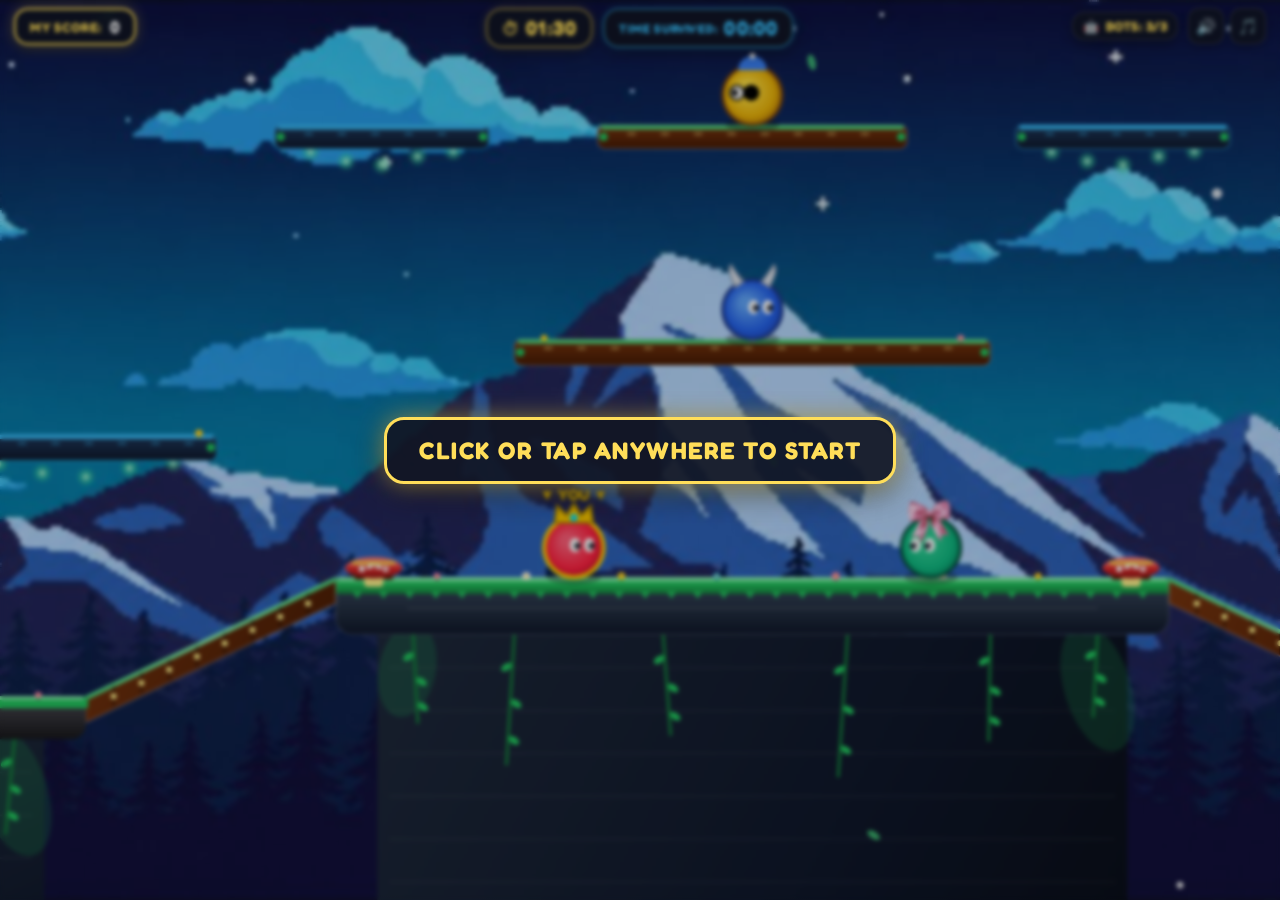
<file: kuchaldo/index.html>
<!DOCTYPE html>
<html lang="en">
<head>
  <meta charset="UTF-8">
  <meta name="viewport" content="width=device-width, initial-scale=1.0, maximum-scale=1.0, user-scalable=no, viewport-fit=cover">
  <title>SQUISH BRAWL - Platform Brawler</title>
  <link rel="stylesheet" href="style.css">
  <link rel="preconnect" href="https://fonts.googleapis.com">
  <link rel="preconnect" href="https://fonts.gstatic.com" crossorigin>
  <link href="https://fonts.googleapis.com/css2?family=Fredoka:wght@600;700;800;900&display=swap" rel="stylesheet">
</head>
<body>
  <div id="game-container">
    <canvas id="game-canvas"></canvas>

    <!-- Top Match HUD (Simplified Layout: MY SCORE, TIME, TIME SURVIVED, Bot Count) -->
    <header id="hud" class="hud-layer">
      <!-- TOP-LEFT: MY SCORE -->
      <div class="hud-left">
        <div class="hud-score-card" id="hud-score-card">
          <span class="hud-score-label">MY SCORE:</span>
          <span class="hud-score-val" id="hud-my-score">0</span>
        </div>
      </div>

      <!-- TOP-CENTER: Match Timer and TIME SURVIVED -->
      <div class="hud-center">
        <div class="hud-timers-row">
          <div class="match-timer-box" id="match-timer-container">
            <span class="timer-icon">⏱</span>
            <span id="match-timer">01:30</span>
          </div>
          <div class="survived-box" id="survived-container">
            <span class="survived-prefix">TIME SURVIVED:</span>
            <span id="hud-time-survived">00:00</span>
          </div>
        </div>
      </div>

      <!-- TOP-RIGHT: Bot Count Indicator & Sound Controls -->
      <div class="hud-right">
        <div class="bots-count-pill" id="bots-count-pill">
          <span class="bots-icon">🤖</span>
          <span id="alive-count">BOTS: 3/3</span>
        </div>

        <div class="hud-buttons-cluster">
          <button id="btn-sound" class="hud-btn" title="Toggle Sound (M)" aria-label="Toggle Sound">🔊</button>
          <button id="btn-music" class="hud-btn" title="Toggle Music (B)" aria-label="Toggle Music">🎵</button>
        </div>
      </div>
    </header>

    <!-- Center Announcer & Overlay Banner -->
    <div id="announcer-overlay" class="announcer-overlay hidden">
      <div id="announcer-text" class="announcer-text">3</div>
    </div>

    <!-- Temporary Kill Notification (Appears for ~1 second after player kill, then fades away) -->
    <div id="kill-notification" class="kill-notification hidden">
      <span id="kill-text" class="kill-text">1 KILL</span>
    </div>

    <!-- Match Over Modal (Score Breakdown & Final Result) -->
    <div id="game-over-modal" class="modal-layer hidden">
      <div class="modal-card">
        <div class="trophy-badge" id="modal-trophy">👑</div>

        <!-- Score Breakdown Lines (Fist Score, Squeeze Score, Kill Score, Total Score) -->
        <div class="score-breakdown-card" id="modal-breakdown">
          <div class="breakdown-line">
            <span class="breakdown-label">FIST SCORE</span>
            <span class="breakdown-sep">=</span>
            <span class="breakdown-val" id="modal-fist-score">0</span>
          </div>
          <div class="breakdown-line">
            <span class="breakdown-label">SQUEEZE SCORE</span>
            <span class="breakdown-sep">=</span>
            <span class="breakdown-val" id="modal-squeeze-score">0</span>
          </div>
          <div class="breakdown-line">
            <span class="breakdown-label">KILL SCORE</span>
            <span class="breakdown-sep">=</span>
            <span class="breakdown-val" id="modal-kill-score">0</span>
          </div>
          <div class="breakdown-divider"></div>
          <div class="breakdown-line total-line">
            <span class="breakdown-label">TOTAL SCORE</span>
            <span class="breakdown-sep">=</span>
            <span class="breakdown-val" id="modal-total-score">0</span>
          </div>
        </div>

        <!-- Final Result: Displayed AFTER score breakdown -->
        <h1 id="modal-title" class="modal-title">YOU WIN</h1>
        <p id="modal-subtitle" class="modal-subtitle"></p>
        <div class="survival-pill" id="modal-survival">TIME SURVIVED: 0s</div>
      </div>
    </div>

    <!-- Click / Tap Anywhere to Start Overlay (No starting menu) -->
    <div id="tap-to-start-hint" class="tap-to-start-overlay">
      <div class="start-prompt-pulse">CLICK OR TAP ANYWHERE TO START</div>
    </div>

    <!-- Mobile Touch Controls Layer (Automatically shown on mobile / touch devices, strictly hidden on PC) -->
    <div id="mobile-controls" class="mobile-controls-layer">
      <!-- Bottom-Left: ◀ LEFT and ▶ RIGHT -->
      <div class="mobile-cluster-left">
        <button id="touch-left" class="touch-btn dpad-btn" data-key="left" aria-label="Left">
          <span class="touch-arrow">◀</span>
          <span class="touch-label">LEFT</span>
        </button>
        <button id="touch-right" class="touch-btn dpad-btn" data-key="right" aria-label="Right">
          <span class="touch-arrow">▶</span>
          <span class="touch-label">RIGHT</span>
        </button>
      </div>

      <!-- Bottom-Right: JUMP and ATTACK -->
      <div class="mobile-cluster-right">
        <button id="touch-jump" class="touch-btn action-circle jump-circle" data-key="jump" aria-label="Jump">
          <span class="touch-icon">⬆️</span>
          <span class="touch-label">JUMP</span>
        </button>
        <button id="touch-attack" class="touch-btn action-circle attack-circle" data-key="attack" aria-label="Punch">
          <span class="touch-icon">🥊</span>
          <span class="touch-label">PUNCH</span>
        </button>
      </div>
    </div>

  </div>

  <!-- Scripts -->
  <script src="audio.js"></script>
  <script src="particles.js"></script>
  <script src="powerups.js"></script>
  <script src="arena.js"></script>
  <script src="characters.js"></script>
  <script src="ai.js"></script>
  <script src="camera.js"></script>
  <script src="input.js"></script>
  <script src="game.js"></script>
</body>
</html>
</file>
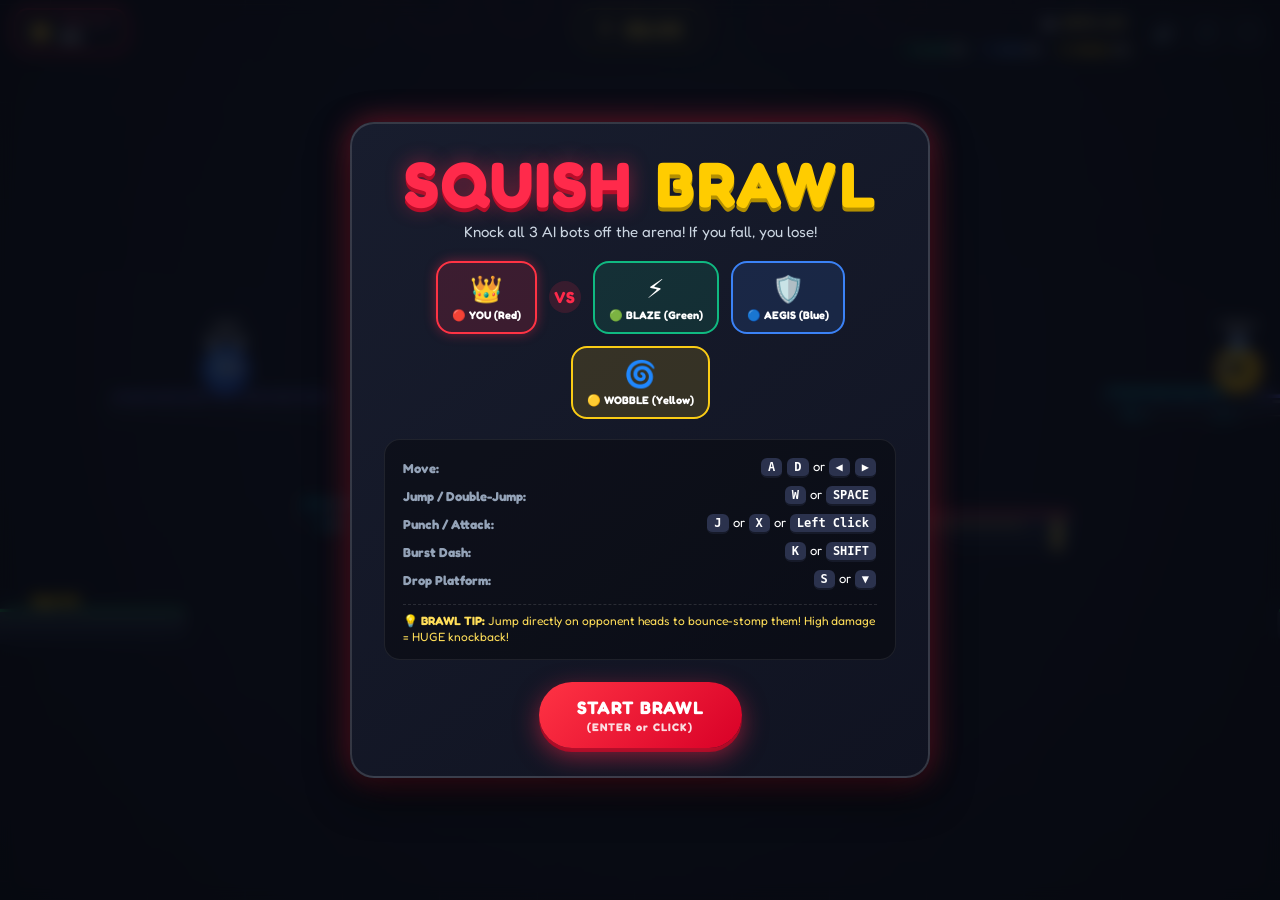
<file: kuchaldo/kuchaldo/index.html>
<!DOCTYPE html>
<html lang="en">
<head>
  <meta charset="UTF-8">
  <meta name="viewport" content="width=device-width, initial-scale=1.0, maximum-scale=1.0, user-scalable=no, viewport-fit=cover">
  <title>SQUISH BRAWL - Platform Brawler</title>
  <link rel="stylesheet" href="style.css">
  <link rel="preconnect" href="https://fonts.googleapis.com">
  <link rel="preconnect" href="https://fonts.gstatic.com" crossorigin>
  <link href="https://fonts.googleapis.com/css2?family=Fredoka:wght@600;700;800;900&display=swap" rel="stylesheet">
</head>
<body>
  <div id="game-container">
    <canvas id="game-canvas"></canvas>

    <!-- Top Match HUD (Responsive 3-Column: Player Left, Timer Center, Bots Right) -->
    <header id="hud" class="hud-layer">
      <!-- TOP-LEFT: Player Information -->
      <div class="hud-left">
        <div class="player-hud-card" id="hud-player-card">
          <div class="hud-avatar">👑</div>
          <div class="hud-details">
            <span class="hud-name">YOU <small>(RED)</small></span>
            <span class="hud-damage" id="hud-player-dmg">0%</span>
          </div>
        </div>
      </div>

      <!-- TOP-CENTER: Large Always-Centered Match Timer -->
      <div class="hud-center">
        <div class="match-timer-box" id="match-timer-container">
          <span class="timer-icon">⏱</span>
          <span id="match-timer">02:00</span>
        </div>
      </div>

      <!-- TOP-RIGHT: Remaining Bots & Quick Settings -->
      <div class="hud-right">
        <div class="bots-hud-box" id="bots-hud-box">
          <div class="bots-count-pill" id="bots-count-pill">
            <span class="bots-icon">🤖</span>
            <span id="alive-count">BOTS: 3/3</span>
          </div>
          <!-- Mini Bot Status Indicators -->
          <div class="bots-status-row" id="bots-status-row">
            <div class="bot-status-item bot-blaze" id="card-dmg-bot_blaze" title="Blaze (Green)">
              <span class="bot-dot dot-green"></span>
              <span class="bot-short">BLAZE</span>
              <span class="bot-pct" id="pct-bot_blaze">0%</span>
            </div>
            <div class="bot-status-item bot-aegis" id="card-dmg-bot_aegis" title="Aegis (Blue)">
              <span class="bot-dot dot-blue"></span>
              <span class="bot-short">AEGIS</span>
              <span class="bot-pct" id="pct-bot_aegis">0%</span>
            </div>
            <div class="bot-status-item bot-wobble" id="card-dmg-bot_wobble" title="Wobble (Yellow)">
              <span class="bot-dot dot-yellow"></span>
              <span class="bot-short">WOBBLE</span>
              <span class="bot-pct" id="pct-bot_wobble">0%</span>
            </div>
          </div>
        </div>

        <div class="hud-buttons-cluster">
          <button id="btn-sound" class="hud-btn" title="Toggle Sound (M)" aria-label="Toggle Sound">🔊</button>
          <button id="btn-music" class="hud-btn" title="Toggle Music (B)" aria-label="Toggle Music">🎵</button>
          <button id="btn-fullscreen" class="hud-btn" title="Fullscreen" aria-label="Toggle Fullscreen">⛶</button>
        </div>
      </div>
    </header>

    <!-- Portrait Mode Orientation Notice (Only shown on mobile touch devices held vertically) -->
    <div id="rotate-device-notice" class="rotate-notice hidden">
      <div class="rotate-notice-pill">
        <span class="rotate-icon">🔄</span>
        <span class="rotate-text">Rotate device to landscape for best view</span>
      </div>
    </div>

    <!-- Center Announcer & Overlay Banner -->
    <div id="announcer-overlay" class="announcer-overlay hidden">
      <div id="announcer-text" class="announcer-text">3</div>
    </div>

    <!-- Match Over Modal -->
    <div id="game-over-modal" class="modal-layer hidden">
      <div class="modal-card">
        <div class="trophy-badge" id="modal-trophy">🏆</div>
        <h1 id="modal-title" class="modal-title">VICTORY!</h1>
        <p id="modal-subtitle" class="modal-subtitle">You out-squished all rivals!</p>

        <div class="stats-grid" id="modal-stats">
          <!-- Populated by JS -->
        </div>

        <div class="modal-actions">
          <button id="btn-restart" class="action-btn restart-btn">
            <span>PLAY AGAIN</span>
            <span class="key-hint">(ENTER or SPACE)</span>
          </button>
        </div>
      </div>
    </div>

    <!-- Start / Title Screen Overlay -->
    <div id="title-screen" class="modal-layer">
      <div class="modal-card title-card">
        <div class="game-logo">
          <span class="logo-red">SQUISH</span>
          <span class="logo-accent">BRAWL</span>
        </div>
        <p class="tagline">Knock all 3 AI bots off the arena! If you fall, you lose!</p>

        <div class="character-preview-row">
          <div class="preview-blob player-blob">
            <div class="blob-crown">👑</div>
            <div class="blob-tag">🔴 YOU (Red)</div>
          </div>
          <div class="vs-badge">VS</div>
          <div class="preview-blob bot-blob-1">
            <div class="blob-horns">⚡</div>
            <div class="blob-tag">🟢 BLAZE (Green)</div>
          </div>
          <div class="preview-blob bot-blob-2">
            <div class="blob-horns">🛡️</div>
            <div class="blob-tag">🔵 AEGIS (Blue)</div>
          </div>
          <div class="preview-blob bot-blob-3">
            <div class="blob-horns">🌀</div>
            <div class="blob-tag">🟡 WOBBLE (Yellow)</div>
          </div>
        </div>

        <div class="instructions-panel">
          <div class="control-row">
            <span class="control-label">Move:</span>
            <span class="control-keys"><kbd>A</kbd> <kbd>D</kbd> or <kbd>◀</kbd> <kbd>▶</kbd></span>
          </div>
          <div class="control-row">
            <span class="control-label">Jump / Double-Jump:</span>
            <span class="control-keys"><kbd>W</kbd> or <kbd>SPACE</kbd></span>
          </div>
          <div class="control-row">
            <span class="control-label">Punch / Attack:</span>
            <span class="control-keys"><kbd>J</kbd> or <kbd>X</kbd> or <kbd>Left Click</kbd></span>
          </div>
          <div class="control-row">
            <span class="control-label">Burst Dash:</span>
            <span class="control-keys"><kbd>K</kbd> or <kbd>SHIFT</kbd></span>
          </div>
          <div class="control-row">
            <span class="control-label">Drop Platform:</span>
            <span class="control-keys"><kbd>S</kbd> or <kbd>▼</kbd></span>
          </div>
          <div class="pro-tip">
            💡 <strong>BRAWL TIP:</strong> Jump directly on opponent heads to bounce-stomp them! High damage = HUGE knockback!
          </div>
        </div>

        <button id="btn-start" class="action-btn start-btn">
          <span>START BRAWL</span>
          <span class="key-hint">(ENTER or CLICK)</span>
        </button>
      </div>
    </div>

    <!-- Mobile Touch Controls Layer (HIDDEN on Desktop, ONLY shown on touch devices) -->
    <div id="mobile-controls" class="mobile-controls-layer hidden">
      <!-- Left D-Pad -->
      <div class="mobile-dpad">
        <button id="touch-left" class="touch-btn dpad-btn" data-key="left" aria-label="Left">
          <svg viewBox="0 0 24 24"><path d="M15.41 7.41L14 6l-6 6 6 6 1.41-1.41L10.83 12z"/></svg>
        </button>
        <button id="touch-down" class="touch-btn dpad-btn dpad-down" data-key="down" aria-label="Drop Down">
          <svg viewBox="0 0 24 24"><path d="M7.41 8.59L12 13.17l4.59-4.58L18 10l-6 6-6-6 1.41-1.41z"/></svg>
        </button>
        <button id="touch-right" class="touch-btn dpad-btn" data-key="right" aria-label="Right">
          <svg viewBox="0 0 24 24"><path d="M10 6L8.59 7.41 13.17 12l-4.58 4.59L10 18l6-6z"/></svg>
        </button>
      </div>

      <!-- Right Action Cluster (ATTACK & JUMP are large and prominent) -->
      <div class="mobile-actions">
        <button id="touch-dash" class="touch-btn action-circle dash-circle" data-key="dash" aria-label="Dash">
          <span class="touch-icon">💨</span>
          <span class="touch-text">DASH</span>
        </button>
        <button id="touch-attack" class="touch-btn action-circle attack-circle" data-key="attack" aria-label="Attack">
          <span class="touch-icon">🥊</span>
          <span class="touch-text">ATTACK</span>
        </button>
        <button id="touch-jump" class="touch-btn action-circle jump-circle" data-key="jump" aria-label="Jump">
          <span class="touch-icon">⬆️</span>
          <span class="touch-text">JUMP</span>
        </button>
      </div>
    </div>

  </div>

  <!-- Scripts -->
  <script src="audio.js"></script>
  <script src="particles.js"></script>
  <script src="powerups.js"></script>
  <script src="arena.js"></script>
  <script src="characters.js"></script>
  <script src="ai.js"></script>
  <script src="camera.js"></script>
  <script src="input.js"></script>
  <script src="game.js"></script>
</body>
</html>
</file>
<file: kuchaldo/style.css>
/* ============================================================
   SQUISH BRAWL - STYLING & RESPONSIVE LAYOUT
   ============================================================ */

*, *::before, *::after {
  box-sizing: border-box;
  margin: 0;
  padding: 0;
  user-select: none;
  -webkit-user-select: none;
  -webkit-touch-callout: none;
}

:root {
  --red-primary: #ff2a4b;
  --red-dark: #b80d29;
  --red-glow: rgba(255, 42, 75, 0.45);
  --gold-accent: #ffcc00;
  --cyan-accent: #00e5ff;
  --bg-dark: #0f111a;
  --surface-panel: rgba(18, 22, 36, 0.88);
  --border-subtle: rgba(255, 255, 255, 0.12);
  --font-main: 'Fredoka', system-ui, -apple-system, sans-serif;
}

html, body {
  width: 100%;
  height: 100%;
  height: 100dvh;
  margin: 0;
  padding: 0;
  overflow: hidden;
  position: fixed;
  inset: 0;
  background-color: var(--bg-dark);
  font-family: var(--font-main);
  color: #ffffff;
  touch-action: none;
}

#game-container {
  position: fixed;
  inset: 0;
  width: 100%;
  height: 100%;
  height: 100dvh;
  height: calc(var(--vh, 1vh) * 100);
  overflow: hidden;
  display: flex;
  justify-content: center;
  align-items: center;
  background-color: #060919;
  background-image: url('mountain_bg.png');
  background-position: center bottom;
  background-size: cover;
  background-repeat: no-repeat;
  image-rendering: pixelated;
  image-rendering: crisp-edges;
}

#game-canvas {
  position: absolute;
  top: 0;
  left: 0;
  width: 100%;
  height: 100%;
  display: block;
}

/* ============================================================
   TOP HUD - RESPONSIVE 3-COLUMN SEPARATION
   TOP-LEFT: Player | TOP-CENTER: Centered Timer | TOP-RIGHT: Bots Remaining
   ============================================================ */

.hud-layer {
  position: absolute;
  top: 0;
  left: 0;
  right: 0;
  padding: max(8px, env(safe-area-inset-top, 8px)) max(14px, env(safe-area-inset-right, 14px)) 6px max(14px, env(safe-area-inset-left, 14px));
  display: flex;
  align-items: flex-start;
  justify-content: space-between;
  pointer-events: none;
  z-index: 50;
  user-select: none;
}

.hud-layer * {
  pointer-events: auto;
}

/* TOP-LEFT: MY SCORE Card */
.hud-left {
  display: flex;
  align-items: center;
  z-index: 2;
}

.hud-score-card {
  background: rgba(18, 22, 36, 0.92);
  border: 2px solid #ffde59;
  box-shadow: 0 0 14px rgba(255, 222, 89, 0.4), 0 4px 12px rgba(0, 0, 0, 0.5);
  border-radius: 14px;
  padding: 6px 14px;
  display: flex;
  align-items: center;
  gap: 8px;
  backdrop-filter: blur(8px);
}

.hud-score-label {
  font-size: 13px;
  font-weight: 900;
  letter-spacing: 0.8px;
  color: #ffde59;
  text-transform: uppercase;
  white-space: nowrap;
}

.hud-score-val {
  font-size: 17px;
  font-weight: 900;
  color: #ffffff;
  font-variant-numeric: tabular-nums;
  white-space: nowrap;
}

/* TOP-CENTER: Large Always-Centered Timers Row */
.hud-center {
  position: absolute;
  left: 50%;
  transform: translateX(-50%);
  top: max(8px, env(safe-area-inset-top, 8px));
  display: flex;
  justify-content: center;
  align-items: center;
  pointer-events: none;
  z-index: 10;
}

.hud-timers-row {
  display: flex;
  align-items: center;
  gap: 10px;
}

.match-timer-box {
  background: rgba(18, 22, 36, 0.92);
  border: 2px solid rgba(255, 222, 89, 0.5);
  border-radius: 16px;
  padding: 6px 14px;
  display: flex;
  align-items: center;
  gap: 6px;
  font-weight: 900;
  font-size: clamp(14px, 3.2vw, 20px);
  letter-spacing: 1.2px;
  font-variant-numeric: tabular-nums;
  color: #ffde59;
  box-shadow: 0 4px 16px rgba(0, 0, 0, 0.5), 0 0 10px rgba(255, 222, 89, 0.25);
  backdrop-filter: blur(8px);
  white-space: nowrap;
}

.timer-prefix {
  font-size: 12px;
  color: #ffde59;
  letter-spacing: 0.8px;
}

.timer-icon {
  font-size: clamp(13px, 2.8vw, 17px);
}

.survived-box {
  background: rgba(18, 22, 36, 0.92);
  border: 2px solid rgba(56, 189, 248, 0.5);
  border-radius: 16px;
  padding: 6px 14px;
  display: flex;
  align-items: center;
  gap: 6px;
  font-weight: 900;
  font-size: clamp(14px, 3.2vw, 20px);
  letter-spacing: 1.2px;
  font-variant-numeric: tabular-nums;
  color: #38bdf8;
  box-shadow: 0 4px 16px rgba(0, 0, 0, 0.5), 0 0 10px rgba(56, 189, 248, 0.25);
  backdrop-filter: blur(8px);
  white-space: nowrap;
}

.survived-prefix {
  font-size: 12px;
  color: #38bdf8;
  letter-spacing: 0.8px;
}

/* TOP-RIGHT: Bots Remaining & Compact Controls */
.hud-right {
  display: flex;
  align-items: center;
  gap: 10px;
  z-index: 2;
}

.bots-hud-box {
  display: flex;
  flex-direction: column;
  align-items: flex-end;
  gap: 4px;
}

.bots-count-pill {
  background: rgba(18, 22, 36, 0.88);
  border: 1px solid rgba(255, 255, 255, 0.15);
  border-radius: 12px;
  padding: 5px 10px;
  display: flex;
  align-items: center;
  gap: 6px;
  font-weight: 900;
  font-size: 13px;
  letter-spacing: 0.5px;
  color: #ffde59;
  box-shadow: 0 4px 12px rgba(0, 0, 0, 0.4);
  backdrop-filter: blur(8px);
  white-space: nowrap;
}

.bots-status-row {
  display: flex;
  gap: 6px;
}

.bot-status-item {
  background: rgba(18, 22, 36, 0.8);
  border: 1px solid rgba(255, 255, 255, 0.12);
  border-radius: 8px;
  padding: 2px 6px;
  display: flex;
  align-items: center;
  gap: 4px;
  font-size: 10px;
  font-weight: 800;
  transition: opacity 0.2s, filter 0.2s;
}

.bot-status-item.eliminated {
  opacity: 0.35;
  filter: grayscale(80%);
}

.bot-status-item.bot-blaze {
  border-color: rgba(16, 185, 129, 0.5);
  color: #34d399;
}

.bot-status-item.bot-aegis {
  border-color: rgba(37, 99, 235, 0.5);
  color: #60a5fa;
}

.bot-status-item.bot-wobble {
  border-color: rgba(234, 179, 8, 0.5);
  color: #facc15;
}

.bot-dot {
  width: 6px;
  height: 6px;
  border-radius: 50%;
}

.dot-green { background: #10b981; }
.dot-blue { background: #3b82f6; }
.dot-yellow { background: #facc15; }

.hud-buttons-cluster {
  display: flex;
  gap: 6px;
}

.hud-btn {
  background: rgba(18, 22, 36, 0.88);
  border: 1px solid rgba(255, 255, 255, 0.15);
  border-radius: 10px;
  width: 36px;
  height: 36px;
  display: flex;
  align-items: center;
  justify-content: center;
  font-size: 16px;
  cursor: pointer;
  color: #fff;
  transition: background 0.15s, transform 0.1s;
  box-shadow: 0 3px 8px rgba(0,0,0,0.3);
  backdrop-filter: blur(6px);
}

.hud-btn:hover {
  background: rgba(40, 48, 75, 0.95);
  transform: translateY(-1px);
}

.hud-btn:active {
  transform: scale(0.92);
}

/* ============================================================
   ANNOUNCER & BANNER OVERLAY
   ============================================================ */

.announcer-overlay {
  position: absolute;
  top: 35%;
  left: 50%;
  transform: translate(-50%, -50%);
  pointer-events: none;
  z-index: 50;
  display: flex;
  align-items: center;
  justify-content: center;
  transition: opacity 0.25s ease;
}

.announcer-overlay.hidden {
  display: none !important;
  opacity: 0 !important;
  pointer-events: none !important;
}

/* Temporary Kill Notification (Pops up briefly for ~1s on player kill, then fades) */
.kill-notification {
  position: absolute;
  top: 22%;
  left: 50%;
  transform: translate(-50%, -50%) scale(1);
  pointer-events: none;
  z-index: 60;
  display: flex;
  align-items: center;
  justify-content: center;
  opacity: 1;
  background: rgba(15, 23, 42, 0.88);
  border: 2px solid #ffcc00;
  box-shadow: 0 0 24px rgba(255, 204, 0, 0.55), 0 8px 24px rgba(0, 0, 0, 0.6);
  border-radius: 24px;
  padding: 8px 26px;
  backdrop-filter: blur(8px);
  transition: opacity 0.25s ease, transform 0.25s cubic-bezier(0.175, 0.885, 0.32, 1.275);
}

.kill-notification.hidden {
  opacity: 0 !important;
  transform: translate(-50%, -50%) scale(0.6);
  pointer-events: none !important;
}

.kill-text {
  font-size: clamp(22px, 4.5vw, 34px);
  font-weight: 900;
  color: #ffde59;
  text-shadow: 0 2px 0 #b38f00, 0 0 14px rgba(255, 222, 89, 0.8);
  letter-spacing: 1.5px;
  text-transform: uppercase;
}

.announcer-text {
  font-size: clamp(48px, 10vw, 96px);
  font-weight: 900;
  color: #ffffff;
  text-shadow: 0 8px 0 var(--red-dark), 0 0 30px rgba(255, 42, 75, 0.8);
  letter-spacing: 2px;
  text-transform: uppercase;
  animation: announcerPop 0.45s cubic-bezier(0.175, 0.885, 0.32, 1.275);
}

@keyframes announcerPop {
  0% { transform: scale(0.4) rotate(-5deg); opacity: 0; }
  60% { transform: scale(1.15) rotate(2deg); opacity: 1; }
  100% { transform: scale(1) rotate(0deg); opacity: 1; }
}

/* ============================================================
   CLICK OR TAP ANYWHERE TO START OVERLAY
   ============================================================ */
.tap-to-start-overlay {
  position: absolute;
  inset: 0;
  display: flex;
  align-items: center;
  justify-content: center;
  z-index: 1000;
  cursor: pointer;
  background: rgba(0, 0, 0, 0.25);
  backdrop-filter: blur(2px);
  user-select: none;
  -webkit-tap-highlight-color: transparent;
  transition: opacity 0.3s ease;
}

.tap-to-start-overlay.hidden {
  opacity: 0;
  pointer-events: none;
  display: none !important;
}

.start-prompt-pulse {
  background: rgba(18, 22, 36, 0.92);
  border: 3px solid #ffde59;
  border-radius: 20px;
  padding: 16px 32px;
  font-family: 'Fredoka', sans-serif;
  font-size: clamp(16px, 4vw, 24px);
  font-weight: 900;
  letter-spacing: 1.5px;
  color: #ffde59;
  text-align: center;
  box-shadow: 0 0 25px rgba(255, 222, 89, 0.5), 0 8px 32px rgba(0, 0, 0, 0.6);
  animation: promptPulse 1.4s ease-in-out infinite alternate;
}

@keyframes promptPulse {
  0% { transform: scale(0.96); box-shadow: 0 0 15px rgba(255, 222, 89, 0.35); }
  100% { transform: scale(1.04); box-shadow: 0 0 32px rgba(255, 222, 89, 0.7); }
}

/* ============================================================
   MODALS (TITLE & GAME OVER)
   ============================================================ */

.modal-layer {
  position: absolute;
  inset: 0;
  display: flex;
  align-items: center;
  justify-content: center;
  background: rgba(7, 9, 16, 0.82);
  backdrop-filter: blur(8px);
  z-index: 1200;
  opacity: 1;
  transition: opacity 0.3s ease;
  padding: 16px;
}

.modal-layer.hidden {
  opacity: 0;
  pointer-events: none;
  display: none !important;
}

.modal-card {
  background: linear-gradient(145deg, #181d2e 0%, #101321 100%);
  border: 2px solid rgba(255, 255, 255, 0.15);
  border-radius: 24px;
  padding: 28px 32px;
  max-width: 580px;
  width: 100%;
  text-align: center;
  box-shadow: 0 16px 40px rgba(0,0,0,0.6), 0 0 30px var(--red-glow);
  position: relative;
  animation: modalSlideUp 0.4s cubic-bezier(0.16, 1, 0.3, 1);
}

@keyframes modalSlideUp {
  0% { transform: translateY(30px) scale(0.95); opacity: 0; }
  100% { transform: translateY(0) scale(1); opacity: 1; }
}

.game-logo {
  font-size: clamp(38px, 7vw, 64px);
  font-weight: 900;
  line-height: 1;
  letter-spacing: 2px;
  margin-bottom: 6px;
}

.logo-red {
  color: var(--red-primary);
  text-shadow: 0 4px 0 var(--red-dark), 0 0 20px var(--red-glow);
}

.logo-accent {
  color: var(--gold-accent);
  text-shadow: 0 4px 0 #b38f00;
  margin-left: 6px;
}

.tagline {
  color: #cbd5e1;
  font-size: 15px;
  margin-bottom: 20px;
}

.character-preview-row {
  display: flex;
  align-items: center;
  justify-content: center;
  gap: 12px;
  margin-bottom: 20px;
  flex-wrap: wrap;
}

.preview-blob {
  background: rgba(255, 255, 255, 0.06);
  border: 1px solid rgba(255, 255, 255, 0.12);
  border-radius: 16px;
  padding: 10px 14px;
  display: flex;
  flex-direction: column;
  align-items: center;
  gap: 4px;
  min-width: 78px;
}

.preview-blob.player-blob {
  border: 2px solid #ff3344;
  background: rgba(255, 42, 75, 0.16);
  box-shadow: 0 0 12px rgba(255, 42, 75, 0.4);
}

.preview-blob.bot-blob-1 {
  border: 2px solid #10b981;
  background: rgba(16, 185, 129, 0.14);
}

.preview-blob.bot-blob-2 {
  border: 2px solid #3b82f6;
  background: rgba(59, 130, 246, 0.14);
}

.preview-blob.bot-blob-3 {
  border: 2px solid #facc15;
  background: rgba(250, 204, 21, 0.14);
}

.blob-crown, .blob-horns {
  font-size: 26px;
}

.blob-tag {
  font-size: 11px;
  font-weight: 800;
  color: #fff;
}

.vs-badge {
  font-size: 16px;
  font-weight: 900;
  color: var(--red-primary);
  background: rgba(255, 42, 75, 0.15);
  border-radius: 50%;
  width: 32px;
  height: 32px;
  display: flex;
  align-items: center;
  justify-content: center;
}

.instructions-panel {
  background: rgba(0, 0, 0, 0.35);
  border: 1px solid rgba(255, 255, 255, 0.08);
  border-radius: 16px;
  padding: 14px 18px;
  margin-bottom: 22px;
  text-align: left;
}

.control-row {
  display: flex;
  justify-content: space-between;
  align-items: center;
  padding: 4px 0;
  font-size: 13px;
}

.control-label {
  color: #94a3b8;
  font-weight: 700;
}

.control-keys kbd {
  display: inline-block;
  background: #2b324d;
  color: #ffffff;
  padding: 2px 7px;
  border-radius: 6px;
  font-size: 12px;
  font-weight: 800;
  border-bottom: 2px solid #161a29;
  margin: 0 1px;
}

.pro-tip {
  margin-top: 10px;
  padding-top: 8px;
  border-top: 1px dashed rgba(255, 255, 255, 0.12);
  font-size: 12px;
  color: #ffde59;
  line-height: 1.35;
}

.action-btn {
  background: linear-gradient(135deg, #ff3344 0%, #d80027 100%);
  color: #ffffff;
  border: none;
  border-radius: 50px;
  padding: 14px 38px;
  font-size: 18px;
  font-weight: 900;
  font-family: inherit;
  letter-spacing: 1px;
  cursor: pointer;
  box-shadow: 0 8px 24px rgba(255, 42, 75, 0.5), 0 4px 0 #8c0019;
  display: inline-flex;
  flex-direction: column;
  align-items: center;
  justify-content: center;
  gap: 2px;
  transition: transform 0.12s ease, box-shadow 0.12s ease;
}

.action-btn:hover {
  transform: translateY(-2px);
  box-shadow: 0 12px 28px rgba(255, 42, 75, 0.65), 0 5px 0 #8c0019;
}

.action-btn:active {
  transform: translateY(2px);
  box-shadow: 0 4px 12px rgba(255, 42, 75, 0.4), 0 2px 0 #8c0019;
}

.key-hint {
  font-size: 11px;
  font-weight: 700;
  opacity: 0.85;
}

/* ============================================================
   VICTORY & GAME OVER RESULT MODAL
   Centered exactly vertically and horizontally on any viewport
   with balanced card proportions and comfortable spacing
   ============================================================ */

#game-over-modal.modal-layer {
  position: fixed;
  inset: 0;
  width: 100vw;
  height: 100vh;
  height: 100dvh;
  display: flex;
  align-items: center;
  justify-content: center;
  background: rgba(7, 9, 16, 0.78);
  backdrop-filter: blur(8px);
  -webkit-backdrop-filter: blur(8px);
  z-index: 1200;
  padding: 16px;
  box-sizing: border-box;
}

#game-over-modal.modal-layer.hidden {
  opacity: 0;
  pointer-events: none;
  display: none !important;
}

#game-over-modal .modal-card {
  background: linear-gradient(145deg, #181d2e 0%, #101321 100%);
  border: 2px solid rgba(255, 255, 255, 0.16);
  border-radius: 24px;
  padding: 32px 28px 28px 28px;
  max-width: 440px;
  width: min(440px, 90vw);
  text-align: center;
  box-shadow: 0 20px 50px rgba(0, 0, 0, 0.7), 0 0 35px var(--red-glow);
  position: relative;
  margin: auto;
  animation: modalScaleCenter 0.35s cubic-bezier(0.16, 1, 0.3, 1);
  display: flex;
  flex-direction: column;
  align-items: center;
  justify-content: center;
}

@keyframes modalScaleCenter {
  0% { transform: scale(0.92); opacity: 0; }
  100% { transform: scale(1); opacity: 1; }
}

#game-over-modal .trophy-badge {
  font-size: 48px;
  line-height: 1;
  margin-bottom: 6px;
  animation: bounceTrophy 1.4s ease-in-out infinite alternate;
}

@keyframes bounceTrophy {
  from { transform: translateY(0); }
  to { transform: translateY(-6px); }
}

#game-over-modal .score-breakdown-card {
  width: 100%;
  background: rgba(255, 255, 255, 0.04);
  border: 1.5px solid rgba(255, 255, 255, 0.12);
  border-radius: 16px;
  padding: 12px 18px;
  margin-bottom: 12px;
  box-sizing: border-box;
  display: flex;
  flex-direction: column;
  gap: 2px;
}

#game-over-modal .breakdown-line {
  display: flex;
  justify-content: space-between;
  align-items: center;
  font-family: 'Fredoka', -apple-system, BlinkMacSystemFont, sans-serif;
  font-weight: 800;
  font-size: 14px;
  letter-spacing: 0.8px;
  padding: 3px 0;
}

#game-over-modal .breakdown-label {
  color: #cbd5e1;
  text-transform: uppercase;
  font-size: 13px;
  font-weight: 800;
}

#game-over-modal .breakdown-sep {
  color: #64748b;
  font-weight: 900;
  margin: 0 10px;
}

#game-over-modal .breakdown-val {
  color: #ffde59;
  font-size: 18px;
  font-weight: 900;
  font-variant-numeric: tabular-nums;
  margin-left: auto;
}

#game-over-modal .breakdown-divider {
  height: 1px;
  background: rgba(255, 255, 255, 0.12);
  margin: 4px 0;
}

#game-over-modal .breakdown-line.total-line {
  padding-top: 4px;
}

#game-over-modal .breakdown-line.total-line .breakdown-label {
  color: #ffffff;
  font-size: 15px;
  font-weight: 900;
}

#game-over-modal .breakdown-line.total-line .breakdown-val {
  color: #4ade80;
  font-size: 22px;
  font-weight: 900;
  text-shadow: 0 0 12px rgba(74, 222, 128, 0.4);
}

#game-over-modal .modal-title {
  font-size: clamp(28px, 6vw, 36px);
  font-weight: 900;
  letter-spacing: 2px;
  margin-bottom: 4px;
  line-height: 1.15;
}

#game-over-modal .modal-subtitle {
  color: #94a3b8;
  font-size: 13px;
  font-weight: 600;
  line-height: 1.35;
  margin-bottom: 6px;
  max-width: 360px;
}

#game-over-modal .survival-pill {
  font-size: 11.5px;
  font-weight: 800;
  color: #94a3b8;
  letter-spacing: 0.8px;
  background: rgba(255, 255, 255, 0.05);
  border: 1px solid rgba(255, 255, 255, 0.1);
  padding: 4px 12px;
  border-radius: 12px;
  margin-top: 2px;
}

#game-over-modal .stats-grid {
  display: none;
}

/* ============================================================
   MOBILE TOUCH CONTROLS (Only visible on touch devices)
   ============================================================ */

.mobile-controls-layer {
  position: fixed;
  left: 0;
  right: 0;
  bottom: 0;
  top: 0;
  width: 100%;
  height: 100%;
  height: 100dvh;
  height: calc(var(--vh, 1vh) * 100);
  pointer-events: none;
  z-index: 1000;
  display: flex;
  justify-content: space-between;
  align-items: flex-end;
  padding-left: max(16px, env(safe-area-inset-left, 16px));
  padding-right: max(16px, env(safe-area-inset-right, 16px));
  padding-bottom: max(20px, calc(env(safe-area-inset-bottom, 0px) + 16px));
  padding-top: max(8px, env(safe-area-inset-top, 8px));
  box-sizing: border-box;
}

/* Strictly hide on PC/laptop when no touch is active */
@media (pointer: fine) and (hover: hover) {
  body:not(.has-touch) .mobile-controls-layer {
    display: none !important;
  }
}

/* Hide when match is over */
body.game-over .mobile-controls-layer,
.mobile-controls-layer.hidden {
  display: none !important;
}

/* Portrait specific overlay positioning and thumb ergonomics */
@media (orientation: portrait) {
  .mobile-controls-layer {
    padding-bottom: max(32px, calc(env(safe-area-inset-bottom, 0px) + 26px));
    padding-left: max(14px, env(safe-area-inset-left, 14px));
    padding-right: max(14px, env(safe-area-inset-right, 14px));
  }

  .mobile-cluster-left {
    gap: 12px;
  }

  .dpad-btn {
    width: clamp(52px, 14vw, 64px);
    height: clamp(52px, 14vw, 64px);
    border-radius: 18px;
  }

  .mobile-cluster-right {
    gap: 14px;
  }

  .action-circle {
    width: clamp(58px, 15vw, 68px);
    height: clamp(58px, 15vw, 68px);
  }
}

.touch-btn {
  pointer-events: auto;
  user-select: none;
  -webkit-user-select: none;
  -webkit-touch-callout: none;
  border: none;
  outline: none;
  display: flex;
  align-items: center;
  justify-content: center;
  cursor: pointer;
  background: rgba(22, 28, 48, 0.75);
  border: 2px solid rgba(255, 255, 255, 0.3);
  color: #ffffff;
  backdrop-filter: blur(10px);
  -webkit-backdrop-filter: blur(10px);
  box-shadow: 0 6px 18px rgba(0, 0, 0, 0.5), inset 0 1px 2px rgba(255, 255, 255, 0.2);
  transition: transform 0.06s ease, background-color 0.06s ease, border-color 0.06s ease, box-shadow 0.06s ease;
  touch-action: none;
}

.touch-btn:active, .touch-btn.active {
  transform: scale(0.91);
}

/* Bottom-Left Cluster: LEFT & RIGHT */
.mobile-cluster-left {
  display: flex;
  gap: clamp(10px, 3vw, 16px);
  align-items: center;
  pointer-events: auto;
}

.dpad-btn {
  width: clamp(56px, 14vw, 70px);
  height: clamp(56px, 14vw, 70px);
  min-width: 48px;
  min-height: 48px;
  border-radius: 20px;
  background: rgba(24, 30, 52, 0.85);
  border: 2.5px solid rgba(255, 255, 255, 0.35);
}

.dpad-btn:active, .dpad-btn.active {
  background: rgba(255, 42, 75, 0.7);
  border-color: #ff5566;
  box-shadow: 0 0 18px rgba(255, 42, 75, 0.75);
}

.touch-arrow {
  font-size: clamp(20px, 5vw, 26px);
  line-height: 1;
  pointer-events: none;
}

/* Bottom-Right Cluster: JUMP & ATTACK */
.mobile-cluster-right {
  display: flex;
  gap: clamp(12px, 3.5vw, 18px);
  align-items: center;
  pointer-events: auto;
}

.action-circle {
  border-radius: 50%;
  width: clamp(62px, 16vw, 76px);
  height: clamp(62px, 16vw, 76px);
  min-width: 48px;
  min-height: 48px;
}

.jump-circle {
  background: rgba(234, 179, 8, 0.65);
  border: 2.5px solid rgba(255, 204, 0, 0.85);
}

.jump-circle:active, .jump-circle.active {
  background: rgba(255, 204, 0, 0.95);
  border-color: #ffffff;
  box-shadow: 0 0 22px rgba(255, 204, 0, 0.95);
}

.attack-circle {
  background: rgba(220, 38, 38, 0.7);
  border: 2.5px solid rgba(255, 99, 114, 0.85);
}

.attack-circle:active, .attack-circle.active {
  background: rgba(255, 42, 75, 0.95);
  border-color: #ffffff;
  box-shadow: 0 0 22px rgba(255, 42, 75, 0.95);
}

.touch-icon {
  font-size: clamp(20px, 5vw, 26px);
  line-height: 1;
  pointer-events: none;
}

.touch-label {
  font-size: clamp(9px, 2.2vw, 11px);
  font-weight: 900;
  letter-spacing: 0.6px;
  text-transform: uppercase;
  pointer-events: none;
}

/* ============================================================
   RESPONSIVENESS (Small mobile, tablets, landscape mode)
   ============================================================ */

.bot-status-item .bot-short {
  display: inline;
}

@media (max-width: 960px) {
  .bot-status-item .bot-short {
    display: none; /* Keep mini pips clean with dot + % on all tablets and phones */
  }
}

/* Mobile & Tablets Portrait or Narrow */
@media (max-width: 860px) {
  .hud-layer {
    padding-left: max(8px, env(safe-area-inset-left, 8px));
    padding-right: max(8px, env(safe-area-inset-right, 8px));
  }

  .hud-score-card {
    padding: 4px 10px;
    gap: 6px;
  }

  .hud-score-label {
    font-size: 11px;
  }

  .hud-score-val {
    font-size: 14px;
  }

  .match-timer-box, .survived-box {
    padding: 4px 10px;
    border-radius: 12px;
    font-size: 13px;
    gap: 4px;
  }

  .timer-prefix, .survived-prefix {
    font-size: 10px;
  }

  .bots-status-row {
    display: none !important;
  }

  .bots-count-pill {
    padding: 4px 8px;
    font-size: 11px;
  }

  .hud-btn {
    width: 32px;
    height: 32px;
    font-size: 14px;
  }

  #game-over-modal .modal-card {
    padding: 24px 20px 22px 20px;
    max-width: min(390px, 90vw);
    border-radius: 20px;
  }
}

/* Super Narrow Phones (< 480px, e.g. 320px or 360px portrait) */
@media (max-width: 480px) {
  .hud-layer {
    padding-left: max(4px, env(safe-area-inset-left, 4px));
    padding-right: max(4px, env(safe-area-inset-right, 4px));
  }

  .hud-score-card {
    padding: 2px 6px;
    gap: 4px;
  }

  .hud-score-label {
    font-size: 9px;
  }

  .hud-score-val {
    font-size: 12px;
  }

  .match-timer-box, .survived-box {
    padding: 2px 6px;
    font-size: 11px;
    border-radius: 8px;
    gap: 3px;
  }

  .timer-prefix, .survived-prefix {
    font-size: 9px;
  }

  .timer-icon {
    font-size: 10px;
  }

  .bots-count-pill {
    padding: 2px 6px;
    font-size: 9.5px;
  }

  .hud-buttons-cluster {
    display: none; /* Hide sound/fullscreen buttons on <480px portrait to protect timer clearance */
  }

  #game-over-modal .modal-card {
    padding: 18px 16px 14px 16px;
    max-width: min(340px, 92vw);
    border-radius: 18px;
  }

  #game-over-modal .trophy-badge {
    font-size: 38px;
    margin-bottom: 4px;
  }

  #game-over-modal .score-breakdown-card {
    padding: 10px 14px;
    margin-bottom: 10px;
    border-radius: 14px;
  }

  #game-over-modal .breakdown-line {
    font-size: 13px;
    padding: 2px 0;
  }

  #game-over-modal .breakdown-val {
    font-size: 16px;
  }

  #game-over-modal .breakdown-line.total-line .breakdown-label {
    font-size: 14px;
  }

  #game-over-modal .breakdown-line.total-line .breakdown-val {
    font-size: 19px;
  }

  #game-over-modal .modal-title {
    font-size: 24px;
    margin-bottom: 2px;
  }

  #game-over-modal .modal-subtitle {
    font-size: 11.5px;
    margin-bottom: 4px;
  }

  #game-over-modal .survival-pill {
    font-size: 10.5px;
    padding: 3px 10px;
  }
}

/* Mobile Landscape (Primary mobile gaming view) */
@media (max-height: 520px) and (orientation: landscape) {
  .hud-layer {
    padding-top: max(4px, env(safe-area-inset-top, 4px));
    padding-left: max(10px, env(safe-area-inset-left, 10px));
    padding-right: max(10px, env(safe-area-inset-right, 10px));
  }

  .hud-score-card {
    padding: 3px 8px;
    border-radius: 10px;
    gap: 6px;
  }

  .hud-score-label {
    font-size: 10px;
  }

  .hud-score-val {
    font-size: 13px;
  }

  .match-timer-box, .survived-box {
    padding: 3px 10px;
    border-radius: 12px;
    font-size: 13px;
    gap: 4px;
  }

  .timer-prefix, .survived-prefix {
    font-size: 10px;
  }

  .bots-count-pill {
    padding: 3px 7px;
    font-size: 11px;
    gap: 4px;
  }

  .bots-status-row {
    display: none !important;
  }

  .hud-buttons-cluster {
    gap: 3px;
  }

  .hud-btn {
    width: 26px;
    height: 26px;
    font-size: 12px;
    border-radius: 7px;
  }

  #game-over-modal .modal-card {
    padding: 10px 18px 8px 18px;
    max-width: min(390px, 88vw);
    border-radius: 16px;
  }

  #game-over-modal .trophy-badge {
    font-size: 28px;
    margin-bottom: 2px;
  }

  #game-over-modal .score-breakdown-card {
    padding: 6px 14px;
    margin-bottom: 6px;
    border-radius: 12px;
    gap: 1px;
  }

  #game-over-modal .breakdown-line {
    font-size: 12px;
    padding: 1px 0;
  }

  #game-over-modal .breakdown-val {
    font-size: 15px;
  }

  #game-over-modal .breakdown-line.total-line .breakdown-label {
    font-size: 13px;
  }

  #game-over-modal .breakdown-line.total-line .breakdown-val {
    font-size: 17px;
  }

  #game-over-modal .modal-title {
    font-size: 20px;
    margin-bottom: 1px;
  }

  #game-over-modal .modal-subtitle {
    font-size: 11px;
    margin-bottom: 2px;
  }

  #game-over-modal .survival-pill {
    font-size: 10px;
    padding: 2px 8px;
  }
}

  .game-logo {
    font-size: 26px;
    margin-bottom: 2px;
  }

  .tagline {
    font-size: 12px;
    margin-bottom: 8px;
  }

  .character-preview-row {
    margin-bottom: 8px;
    gap: 6px;
  }

  .preview-blob {
    padding: 3px 6px;
    min-width: 58px;
  }

  .blob-crown, .blob-horns {
    font-size: 18px;
  }

  .blob-tag {
    font-size: 9px;
  }

  .action-btn {
    padding: 8px 24px;
    font-size: 14px;
  }

  .trophy-badge {
    font-size: 38px;
    margin-bottom: 2px;
  }

  .modal-title {
    font-size: 26px;
    margin-bottom: 2px;
  }

  .modal-subtitle {
    font-size: 12px;
    margin-bottom: 10px;
  }

  .stats-grid {
    gap: 6px;
    margin-bottom: 12px;
  }

  .stat-item {
    padding: 6px 4px;
  }

  .stat-val {
    font-size: 16px;
  }

  .stat-lbl {
    font-size: 9px;
  }

  /* Compact touch buttons in landscape */
  .mobile-controls-layer {
    padding-left: max(12px, env(safe-area-inset-left, 12px));
    padding-right: max(12px, env(safe-area-inset-right, 12px));
    padding-bottom: max(10px, env(safe-area-inset-bottom, 10px));
  }

  .dpad-btn {
    width: 54px;
    height: 54px;
    border-radius: 16px;
  }

  .attack-circle {
    width: 58px;
    height: 58px;
  }

  .jump-circle {
    width: 60px;
    height: 60px;
  }
}
</file>
<file: kuchaldo/kuchaldo/style.css>
/* ============================================================
   SQUISH BRAWL - STYLING & RESPONSIVE LAYOUT
   ============================================================ */

*, *::before, *::after {
  box-sizing: border-box;
  margin: 0;
  padding: 0;
  user-select: none;
  -webkit-user-select: none;
  -webkit-touch-callout: none;
}

:root {
  --red-primary: #ff2a4b;
  --red-dark: #b80d29;
  --red-glow: rgba(255, 42, 75, 0.45);
  --gold-accent: #ffcc00;
  --cyan-accent: #00e5ff;
  --bg-dark: #0f111a;
  --surface-panel: rgba(18, 22, 36, 0.88);
  --border-subtle: rgba(255, 255, 255, 0.12);
  --font-main: 'Fredoka', system-ui, -apple-system, sans-serif;
}

html, body {
  width: 100%;
  height: 100%;
  overflow: hidden;
  background-color: var(--bg-dark);
  font-family: var(--font-main);
  color: #ffffff;
  touch-action: none;
}

#game-container {
  position: relative;
  width: 100vw;
  height: 100vh;
  overflow: hidden;
  display: flex;
  justify-content: center;
  align-items: center;
  background: radial-gradient(circle at 50% 40%, #1e2438 0%, #0a0c14 100%);
}

#game-canvas {
  position: absolute;
  top: 0;
  left: 0;
  width: 100%;
  height: 100%;
  display: block;
}

/* ============================================================
   TOP HUD - RESPONSIVE 3-COLUMN SEPARATION
   TOP-LEFT: Player | TOP-CENTER: Centered Timer | TOP-RIGHT: Bots Remaining
   ============================================================ */

.hud-layer {
  position: absolute;
  top: 0;
  left: 0;
  right: 0;
  padding: max(8px, env(safe-area-inset-top, 8px)) max(14px, env(safe-area-inset-right, 14px)) 6px max(14px, env(safe-area-inset-left, 14px));
  display: flex;
  align-items: flex-start;
  justify-content: space-between;
  pointer-events: none;
  z-index: 50;
  user-select: none;
}

.hud-layer * {
  pointer-events: auto;
}

/* TOP-LEFT: Player Information Card */
.hud-left {
  display: flex;
  align-items: center;
  z-index: 2;
}

.player-hud-card {
  background: rgba(18, 22, 36, 0.88);
  border: 2px solid #ff2a4b;
  box-shadow: 0 0 14px rgba(255, 42, 75, 0.4), 0 4px 12px rgba(0, 0, 0, 0.5);
  border-radius: 14px;
  padding: 5px 12px;
  display: flex;
  align-items: center;
  gap: 8px;
  backdrop-filter: blur(8px);
}

.player-hud-card .hud-avatar {
  font-size: 20px;
  line-height: 1;
}

.player-hud-card .hud-details {
  display: flex;
  flex-direction: column;
}

.player-hud-card .hud-name {
  font-size: 11px;
  font-weight: 900;
  letter-spacing: 0.5px;
  color: #ff5e78;
  text-transform: uppercase;
}

.player-hud-card .hud-name small {
  font-size: 9px;
  opacity: 0.8;
}

.player-hud-card .hud-damage {
  font-size: 16px;
  font-weight: 900;
  color: #ffffff;
  line-height: 1;
}

.player-hud-card .hud-damage.high-danger {
  color: #ff3344;
  animation: pulseDanger 0.8s infinite alternate;
}

/* TOP-CENTER: Large Always-Centered Timer */
.hud-center {
  position: absolute;
  left: 50%;
  transform: translateX(-50%);
  top: max(8px, env(safe-area-inset-top, 8px));
  display: flex;
  justify-content: center;
  align-items: center;
  pointer-events: none;
  z-index: 10;
}

.match-timer-box {
  background: rgba(18, 22, 36, 0.92);
  border: 2px solid rgba(255, 222, 89, 0.45);
  border-radius: 16px;
  padding: 6px 16px;
  display: flex;
  align-items: center;
  gap: 8px;
  font-weight: 900;
  font-size: clamp(15px, 3.5vw, 22px);
  letter-spacing: 1.5px;
  font-variant-numeric: tabular-nums;
  color: #ffde59;
  box-shadow: 0 4px 16px rgba(0, 0, 0, 0.5), 0 0 10px rgba(255, 222, 89, 0.25);
  backdrop-filter: blur(8px);
  white-space: nowrap;
}

.timer-icon {
  font-size: clamp(14px, 3vw, 18px);
}

/* TOP-RIGHT: Bots Remaining & Compact Controls */
.hud-right {
  display: flex;
  align-items: center;
  gap: 10px;
  z-index: 2;
}

.bots-hud-box {
  display: flex;
  flex-direction: column;
  align-items: flex-end;
  gap: 4px;
}

.bots-count-pill {
  background: rgba(18, 22, 36, 0.88);
  border: 1px solid rgba(255, 255, 255, 0.15);
  border-radius: 12px;
  padding: 5px 10px;
  display: flex;
  align-items: center;
  gap: 6px;
  font-weight: 900;
  font-size: 13px;
  letter-spacing: 0.5px;
  color: #ffde59;
  box-shadow: 0 4px 12px rgba(0, 0, 0, 0.4);
  backdrop-filter: blur(8px);
  white-space: nowrap;
}

.bots-status-row {
  display: flex;
  gap: 6px;
}

.bot-status-item {
  background: rgba(18, 22, 36, 0.8);
  border: 1px solid rgba(255, 255, 255, 0.12);
  border-radius: 8px;
  padding: 2px 6px;
  display: flex;
  align-items: center;
  gap: 4px;
  font-size: 10px;
  font-weight: 800;
  transition: opacity 0.2s, filter 0.2s;
}

.bot-status-item.eliminated {
  opacity: 0.35;
  filter: grayscale(80%);
}

.bot-status-item.bot-blaze {
  border-color: rgba(16, 185, 129, 0.5);
  color: #34d399;
}

.bot-status-item.bot-aegis {
  border-color: rgba(37, 99, 235, 0.5);
  color: #60a5fa;
}

.bot-status-item.bot-wobble {
  border-color: rgba(234, 179, 8, 0.5);
  color: #facc15;
}

.bot-dot {
  width: 6px;
  height: 6px;
  border-radius: 50%;
}

.dot-green { background: #10b981; }
.dot-blue { background: #3b82f6; }
.dot-yellow { background: #facc15; }

.bot-pct {
  color: #ffffff;
  font-weight: 900;
}

.hud-buttons-cluster {
  display: flex;
  gap: 6px;
}

.hud-btn {
  background: rgba(18, 22, 36, 0.88);
  border: 1px solid rgba(255, 255, 255, 0.15);
  border-radius: 10px;
  width: 36px;
  height: 36px;
  display: flex;
  align-items: center;
  justify-content: center;
  font-size: 16px;
  cursor: pointer;
  color: #fff;
  transition: background 0.15s, transform 0.1s;
  box-shadow: 0 3px 8px rgba(0,0,0,0.3);
  backdrop-filter: blur(6px);
}

.hud-btn:hover {
  background: rgba(40, 48, 75, 0.95);
  transform: translateY(-1px);
}

.hud-btn:active {
  transform: scale(0.92);
}

/* ============================================================
   PORTRAIT ORIENTATION BANNER (Friendly mobile helper)
   ============================================================ */

.rotate-notice {
  position: absolute;
  top: 72px;
  left: 50%;
  transform: translateX(-50%);
  z-index: 90;
  pointer-events: none;
  display: none;
}

.rotate-notice-pill {
  background: rgba(15, 23, 42, 0.94);
  border: 1.5px solid rgba(255, 204, 0, 0.6);
  border-radius: 30px;
  padding: 8px 18px;
  display: flex;
  align-items: center;
  gap: 8px;
  color: #ffde59;
  font-size: 12px;
  font-weight: 800;
  box-shadow: 0 4px 16px rgba(0, 0, 0, 0.6);
  animation: rotatePillPulse 2.5s infinite ease-in-out;
  white-space: nowrap;
}

.rotate-icon {
  font-size: 16px;
  animation: spinIcon 3s infinite linear;
}

@keyframes rotatePillPulse {
  0%, 100% { transform: scale(1); opacity: 0.95; }
  50% { transform: scale(1.03); opacity: 1; }
}

@keyframes spinIcon {
  0% { transform: rotate(0deg); }
  50% { transform: rotate(180deg); }
  100% { transform: rotate(360deg); }
}

@media (orientation: portrait) and (max-width: 900px) {
  body.has-touch .rotate-notice:not(.hidden) {
    display: flex;
  }
}

/* ============================================================
   ANNOUNCER & BANNER OVERLAY
   ============================================================ */

.announcer-overlay {
  position: absolute;
  top: 35%;
  left: 50%;
  transform: translate(-50%, -50%);
  pointer-events: none;
  z-index: 50;
  display: flex;
  align-items: center;
  justify-content: center;
  transition: opacity 0.25s ease;
}

.announcer-text {
  font-size: clamp(48px, 10vw, 96px);
  font-weight: 900;
  color: #ffffff;
  text-shadow: 0 8px 0 var(--red-dark), 0 0 30px rgba(255, 42, 75, 0.8);
  letter-spacing: 2px;
  text-transform: uppercase;
  animation: announcerPop 0.45s cubic-bezier(0.175, 0.885, 0.32, 1.275);
}

@keyframes announcerPop {
  0% { transform: scale(0.4) rotate(-5deg); opacity: 0; }
  60% { transform: scale(1.15) rotate(2deg); opacity: 1; }
  100% { transform: scale(1) rotate(0deg); opacity: 1; }
}

/* ============================================================
   MODALS (TITLE & GAME OVER)
   ============================================================ */

.modal-layer {
  position: absolute;
  inset: 0;
  display: flex;
  align-items: center;
  justify-content: center;
  background: rgba(7, 9, 16, 0.82);
  backdrop-filter: blur(8px);
  z-index: 100;
  opacity: 1;
  transition: opacity 0.3s ease;
  padding: 16px;
}

.modal-layer.hidden {
  opacity: 0;
  pointer-events: none;
  display: none !important;
}

.modal-card {
  background: linear-gradient(145deg, #181d2e 0%, #101321 100%);
  border: 2px solid rgba(255, 255, 255, 0.15);
  border-radius: 24px;
  padding: 28px 32px;
  max-width: 580px;
  width: 100%;
  text-align: center;
  box-shadow: 0 16px 40px rgba(0,0,0,0.6), 0 0 30px var(--red-glow);
  position: relative;
  animation: modalSlideUp 0.4s cubic-bezier(0.16, 1, 0.3, 1);
}

@keyframes modalSlideUp {
  0% { transform: translateY(30px) scale(0.95); opacity: 0; }
  100% { transform: translateY(0) scale(1); opacity: 1; }
}

.game-logo {
  font-size: clamp(38px, 7vw, 64px);
  font-weight: 900;
  line-height: 1;
  letter-spacing: 2px;
  margin-bottom: 6px;
}

.logo-red {
  color: var(--red-primary);
  text-shadow: 0 4px 0 var(--red-dark), 0 0 20px var(--red-glow);
}

.logo-accent {
  color: var(--gold-accent);
  text-shadow: 0 4px 0 #b38f00;
  margin-left: 6px;
}

.tagline {
  color: #cbd5e1;
  font-size: 15px;
  margin-bottom: 20px;
}

.character-preview-row {
  display: flex;
  align-items: center;
  justify-content: center;
  gap: 12px;
  margin-bottom: 20px;
  flex-wrap: wrap;
}

.preview-blob {
  background: rgba(255, 255, 255, 0.06);
  border: 1px solid rgba(255, 255, 255, 0.12);
  border-radius: 16px;
  padding: 10px 14px;
  display: flex;
  flex-direction: column;
  align-items: center;
  gap: 4px;
  min-width: 78px;
}

.preview-blob.player-blob {
  border: 2px solid #ff3344;
  background: rgba(255, 42, 75, 0.16);
  box-shadow: 0 0 12px rgba(255, 42, 75, 0.4);
}

.preview-blob.bot-blob-1 {
  border: 2px solid #10b981;
  background: rgba(16, 185, 129, 0.14);
}

.preview-blob.bot-blob-2 {
  border: 2px solid #3b82f6;
  background: rgba(59, 130, 246, 0.14);
}

.preview-blob.bot-blob-3 {
  border: 2px solid #facc15;
  background: rgba(250, 204, 21, 0.14);
}

.blob-crown, .blob-horns {
  font-size: 26px;
}

.blob-tag {
  font-size: 11px;
  font-weight: 800;
  color: #fff;
}

.vs-badge {
  font-size: 16px;
  font-weight: 900;
  color: var(--red-primary);
  background: rgba(255, 42, 75, 0.15);
  border-radius: 50%;
  width: 32px;
  height: 32px;
  display: flex;
  align-items: center;
  justify-content: center;
}

.instructions-panel {
  background: rgba(0, 0, 0, 0.35);
  border: 1px solid rgba(255, 255, 255, 0.08);
  border-radius: 16px;
  padding: 14px 18px;
  margin-bottom: 22px;
  text-align: left;
}

.control-row {
  display: flex;
  justify-content: space-between;
  align-items: center;
  padding: 4px 0;
  font-size: 13px;
}

.control-label {
  color: #94a3b8;
  font-weight: 700;
}

.control-keys kbd {
  display: inline-block;
  background: #2b324d;
  color: #ffffff;
  padding: 2px 7px;
  border-radius: 6px;
  font-size: 12px;
  font-weight: 800;
  border-bottom: 2px solid #161a29;
  margin: 0 1px;
}

.pro-tip {
  margin-top: 10px;
  padding-top: 8px;
  border-top: 1px dashed rgba(255, 255, 255, 0.12);
  font-size: 12px;
  color: #ffde59;
  line-height: 1.35;
}

.action-btn {
  background: linear-gradient(135deg, #ff3344 0%, #d80027 100%);
  color: #ffffff;
  border: none;
  border-radius: 50px;
  padding: 14px 38px;
  font-size: 18px;
  font-weight: 900;
  font-family: inherit;
  letter-spacing: 1px;
  cursor: pointer;
  box-shadow: 0 8px 24px rgba(255, 42, 75, 0.5), 0 4px 0 #8c0019;
  display: inline-flex;
  flex-direction: column;
  align-items: center;
  justify-content: center;
  gap: 2px;
  transition: transform 0.12s ease, box-shadow 0.12s ease;
}

.action-btn:hover {
  transform: translateY(-2px);
  box-shadow: 0 12px 28px rgba(255, 42, 75, 0.65), 0 5px 0 #8c0019;
}

.action-btn:active {
  transform: translateY(2px);
  box-shadow: 0 4px 12px rgba(255, 42, 75, 0.4), 0 2px 0 #8c0019;
}

.key-hint {
  font-size: 11px;
  font-weight: 700;
  opacity: 0.85;
}

/* Game Over Card Details */
.trophy-badge {
  font-size: 56px;
  margin-bottom: 6px;
  animation: bounceTrophy 1.2s infinite alternate;
}

@keyframes bounceTrophy {
  from { transform: translateY(0); }
  to { transform: translateY(-8px); }
}

.modal-title {
  font-size: 38px;
  font-weight: 900;
  letter-spacing: 1.5px;
  margin-bottom: 4px;
}

.modal-subtitle {
  color: #94a3b8;
  font-size: 15px;
  margin-bottom: 20px;
}

.stats-grid {
  display: grid;
  grid-template-columns: repeat(3, 1fr);
  gap: 10px;
  margin-bottom: 24px;
}

.stat-item {
  background: rgba(255, 255, 255, 0.06);
  border: 1px solid rgba(255, 255, 255, 0.1);
  border-radius: 12px;
  padding: 10px 8px;
}

.stat-val {
  font-size: 22px;
  font-weight: 900;
  color: #ffde59;
}

.stat-lbl {
  font-size: 11px;
  font-weight: 700;
  color: #94a3b8;
  text-transform: uppercase;
}

/* ============================================================
   MOBILE TOUCH CONTROLS (Only visible on touch devices)
   ============================================================ */

.mobile-controls-layer {
  position: absolute;
  inset: 0;
  pointer-events: none;
  z-index: 80;
  display: flex;
  justify-content: space-between;
  align-items: flex-end;
  padding-left: max(16px, env(safe-area-inset-left, 16px));
  padding-right: max(16px, env(safe-area-inset-right, 16px));
  padding-bottom: max(12px, env(safe-area-inset-bottom, 12px));
  padding-top: max(8px, env(safe-area-inset-top, 8px));
  box-sizing: border-box;
}

.mobile-controls-layer.hidden {
  display: none !important;
}

.touch-btn {
  pointer-events: auto;
  user-select: none;
  -webkit-user-select: none;
  -webkit-touch-callout: none;
  border: none;
  outline: none;
  display: flex;
  align-items: center;
  justify-content: center;
  cursor: pointer;
  background: rgba(22, 28, 48, 0.75);
  border: 2px solid rgba(255, 255, 255, 0.3);
  color: #ffffff;
  backdrop-filter: blur(10px);
  -webkit-backdrop-filter: blur(10px);
  box-shadow: 0 6px 18px rgba(0, 0, 0, 0.5), inset 0 1px 2px rgba(255, 255, 255, 0.2);
  transition: transform 0.06s ease, background-color 0.06s ease, border-color 0.06s ease, box-shadow 0.06s ease;
  touch-action: none;
}

.touch-btn:active, .touch-btn.active {
  transform: scale(0.91);
}

/* Left D-Pad: LEFT, DOWN (drop), RIGHT */
.mobile-dpad {
  display: flex;
  gap: 10px;
  align-items: flex-end;
  padding-bottom: 2px;
}

.dpad-btn {
  width: clamp(54px, 14vw, 68px);
  height: clamp(54px, 14vw, 68px);
  border-radius: 20px;
  background: rgba(24, 30, 52, 0.8);
  border-color: rgba(255, 255, 255, 0.35);
}

.dpad-btn:active, .dpad-btn.active {
  background: rgba(255, 42, 75, 0.65);
  border-color: #ff5566;
  box-shadow: 0 0 16px rgba(255, 42, 75, 0.7);
}

.dpad-btn svg {
  width: clamp(30px, 8vw, 40px);
  height: clamp(30px, 8vw, 40px);
  fill: #ffffff;
  pointer-events: none;
}

.dpad-down {
  width: clamp(44px, 11vw, 54px);
  height: clamp(44px, 11vw, 54px);
  border-radius: 16px;
  background: rgba(16, 20, 36, 0.65);
  border-color: rgba(255, 255, 255, 0.2);
}

.dpad-down:active, .dpad-down.active {
  background: rgba(0, 229, 255, 0.5);
  border-color: #00e5ff;
}

.dpad-down svg {
  width: clamp(22px, 6vw, 28px);
  height: clamp(22px, 6vw, 28px);
}

/* Right Action Cluster: DASH, ATTACK, JUMP */
.mobile-actions {
  display: flex;
  align-items: flex-end;
  gap: clamp(8px, 2.5vw, 14px);
  padding-bottom: 2px;
}

.action-circle {
  border-radius: 50%;
  flex-direction: column;
  gap: 2px;
}

.dash-circle {
  width: clamp(48px, 12vw, 58px);
  height: clamp(48px, 12vw, 58px);
  background: rgba(0, 180, 216, 0.38);
  border-color: rgba(0, 229, 255, 0.65);
}

.dash-circle:active, .dash-circle.active {
  background: rgba(0, 229, 255, 0.85);
  border-color: #ffffff;
  box-shadow: 0 0 18px rgba(0, 229, 255, 0.8);
}

.attack-circle {
  width: clamp(62px, 16vw, 76px);
  height: clamp(62px, 16vw, 76px);
  background: rgba(220, 38, 38, 0.65);
  border-color: rgba(255, 99, 114, 0.8);
}

.attack-circle:active, .attack-circle.active {
  background: rgba(255, 42, 75, 0.95);
  border-color: #ffffff;
  box-shadow: 0 0 22px rgba(255, 42, 75, 0.9);
}

.jump-circle {
  width: clamp(66px, 17vw, 82px);
  height: clamp(66px, 17vw, 82px);
  background: rgba(234, 179, 8, 0.6);
  border-color: rgba(255, 204, 0, 0.85);
}

.jump-circle:active, .jump-circle.active {
  background: rgba(255, 204, 0, 0.95);
  border-color: #ffffff;
  box-shadow: 0 0 22px rgba(255, 204, 0, 0.9);
}

.touch-icon {
  font-size: clamp(18px, 4.5vw, 24px);
  line-height: 1;
  pointer-events: none;
}

.touch-text {
  font-size: clamp(9px, 2.2vw, 11px);
  font-weight: 900;
  letter-spacing: 0.5px;
  pointer-events: none;
}

/* ============================================================
   RESPONSIVENESS (Small mobile, tablets, landscape mode)
   ============================================================ */

.bot-status-item .bot-short {
  display: inline;
}

@media (max-width: 960px) {
  .bot-status-item .bot-short {
    display: none; /* Keep mini pips clean with dot + % on all tablets and phones */
  }
}

/* Mobile & Tablets Portrait or Narrow */
@media (max-width: 860px) {
  .hud-layer {
    padding-left: max(8px, env(safe-area-inset-left, 8px));
    padding-right: max(8px, env(safe-area-inset-right, 8px));
  }

  .player-hud-card {
    padding: 4px 8px;
    gap: 6px;
  }

  .player-hud-card .hud-avatar {
    font-size: 16px;
  }

  .player-hud-card .hud-name {
    font-size: 9px;
  }

  .player-hud-card .hud-damage {
    font-size: 14px;
  }

  .match-timer-box {
    padding: 4px 12px;
    border-radius: 12px;
  }

  .bots-status-row {
    display: none; /* Hide mini pips on narrow portrait to keep header pristine */
  }

  .bots-count-pill {
    padding: 4px 8px;
    font-size: 11px;
  }

  .hud-btn {
    width: 32px;
    height: 32px;
    font-size: 14px;
  }

  .modal-card {
    padding: 20px 16px;
    max-width: 92vw;
  }

  .game-logo {
    font-size: clamp(32px, 8vw, 44px);
  }

  .instructions-panel {
    display: none;
  }

  .character-preview-row {
    gap: 6px;
  }

  .preview-blob {
    min-width: 60px;
    padding: 6px;
  }
}

/* Super Narrow Phones (< 480px, e.g. 320px or 360px portrait) */
@media (max-width: 480px) {
  .hud-layer {
    padding-left: max(4px, env(safe-area-inset-left, 4px));
    padding-right: max(4px, env(safe-area-inset-right, 4px));
  }

  .player-hud-card {
    padding: 2px 6px;
    gap: 4px;
  }

  .player-hud-card .hud-avatar {
    font-size: 14px;
  }

  .player-hud-card .hud-name {
    font-size: 8px;
  }

  .player-hud-card .hud-damage {
    font-size: 12px;
  }

  .match-timer-box {
    padding: 2px 8px;
    font-size: 13px;
    border-radius: 10px;
    gap: 4px;
  }

  .timer-icon {
    font-size: 11px;
  }

  .bots-count-pill {
    padding: 2px 6px;
    font-size: 9.5px;
  }

  .hud-buttons-cluster {
    display: none; /* Hide sound/fullscreen buttons on <480px portrait to protect timer clearance */
  }
}

/* Mobile Landscape (Primary mobile gaming view) */
@media (max-height: 520px) and (orientation: landscape) {
  .hud-layer {
    padding-top: max(4px, env(safe-area-inset-top, 4px));
    padding-left: max(10px, env(safe-area-inset-left, 10px));
    padding-right: max(10px, env(safe-area-inset-right, 10px));
  }

  .player-hud-card {
    padding: 3px 8px;
    border-radius: 10px;
    gap: 6px;
  }

  .player-hud-card .hud-avatar {
    font-size: 16px;
  }

  .player-hud-card .hud-name {
    font-size: 9px;
  }

  .player-hud-card .hud-damage {
    font-size: 13px;
  }

  .match-timer-box {
    top: max(4px, env(safe-area-inset-top, 4px));
    padding: 3px 12px;
    border-radius: 12px;
    font-size: 15px;
  }

  .bots-count-pill {
    padding: 3px 7px;
    font-size: 11px;
    gap: 4px;
  }

  .bots-status-row {
    display: flex;
    gap: 3px;
  }

  .bot-status-item {
    padding: 1px 4px;
    font-size: 9px;
    gap: 2px;
  }

  .bot-status-item .bot-short {
    display: none; /* Hide bot names on compact landscape, show dot + % to keep spacing generous */
  }

  .hud-buttons-cluster {
    gap: 3px;
  }

  .hud-btn {
    width: 26px;
    height: 26px;
    font-size: 12px;
    border-radius: 7px;
  }

  .modal-card {
    padding: 12px 18px;
    max-height: 94vh;
    overflow-y: auto;
  }

  .game-logo {
    font-size: 26px;
    margin-bottom: 2px;
  }

  .tagline {
    font-size: 12px;
    margin-bottom: 8px;
  }

  .character-preview-row {
    margin-bottom: 8px;
    gap: 6px;
  }

  .preview-blob {
    padding: 3px 6px;
    min-width: 58px;
  }

  .blob-crown, .blob-horns {
    font-size: 18px;
  }

  .blob-tag {
    font-size: 9px;
  }

  .action-btn {
    padding: 8px 24px;
    font-size: 14px;
  }

  .trophy-badge {
    font-size: 38px;
    margin-bottom: 2px;
  }

  .modal-title {
    font-size: 26px;
    margin-bottom: 2px;
  }

  .modal-subtitle {
    font-size: 12px;
    margin-bottom: 10px;
  }

  .stats-grid {
    gap: 6px;
    margin-bottom: 12px;
  }

  .stat-item {
    padding: 6px 4px;
  }

  .stat-val {
    font-size: 16px;
  }

  .stat-lbl {
    font-size: 9px;
  }

  /* Compact touch buttons in landscape */
  .mobile-controls-layer {
    padding-left: max(12px, env(safe-area-inset-left, 12px));
    padding-right: max(12px, env(safe-area-inset-right, 12px));
    padding-bottom: max(8px, env(safe-area-inset-bottom, 8px));
  }

  .dpad-btn {
    width: 54px;
    height: 54px;
    border-radius: 16px;
  }

  .dpad-down {
    width: 44px;
    height: 44px;
    border-radius: 12px;
  }

  .dash-circle {
    width: 46px;
    height: 46px;
  }

  .attack-circle {
    width: 58px;
    height: 58px;
  }

  .jump-circle {
    width: 62px;
    height: 62px;
  }
}
</file>
